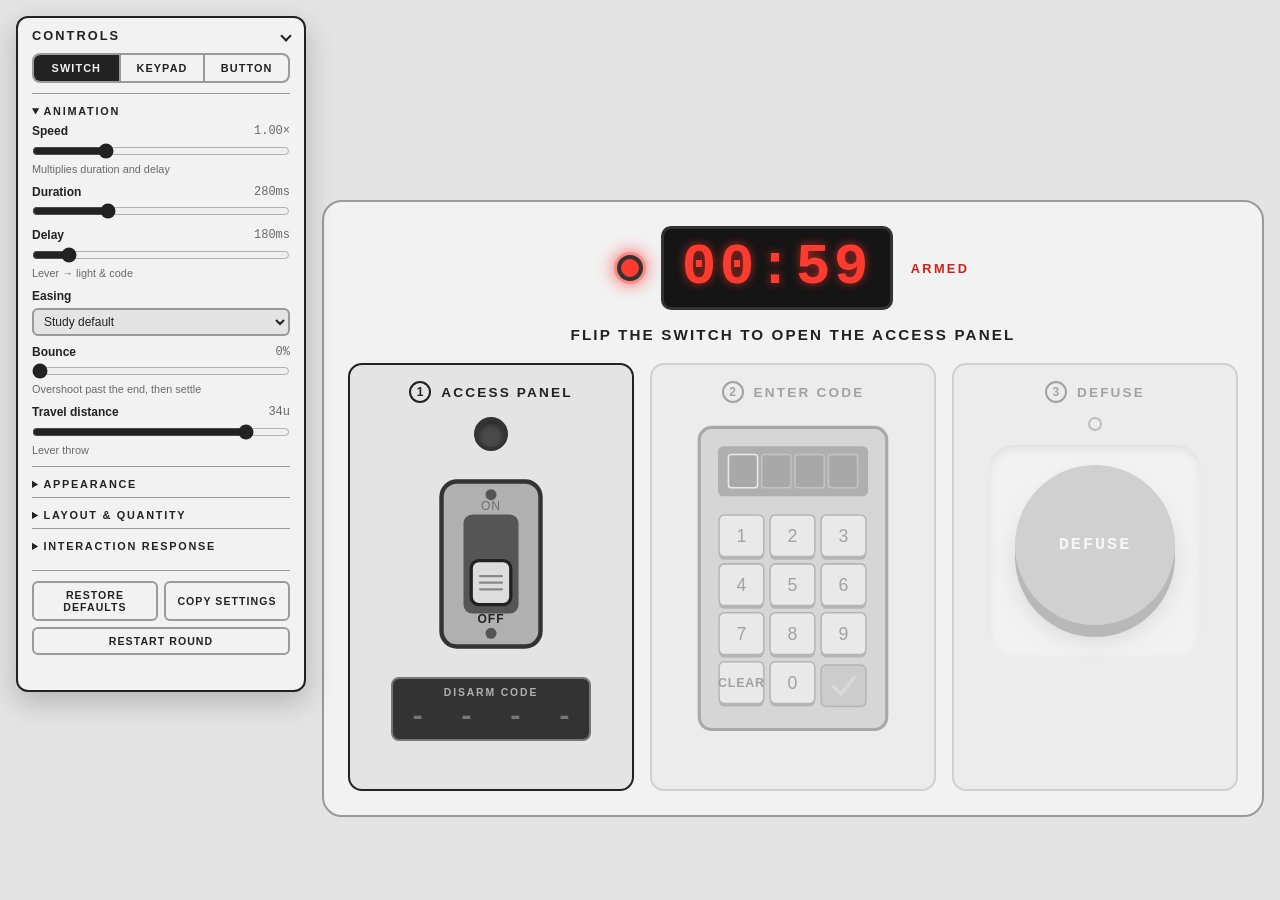
<file: index.html>
<!doctype html>
<html lang="en">
<head>
<meta charset="utf-8">
<meta name="viewport" content="width=device-width,initial-scale=1,viewport-fit=cover">
<title>Defuse the Bomb</title>
<meta name="description" content="A sequential interaction prototype: flip the switch, enter the code, press DEFUSE before the timer runs out.">
<link rel="stylesheet" href="css/style.css">
<script src="js/audio.js" defer></script>
<script src="js/controls.js" defer></script>
<script src="js/main.js" defer></script>
</head>
<body>

<!-- Floating control panel; built by js/controls.js -->
<aside class="anim-panel" id="animPanel" aria-label="Prototype controls"></aside>

<!-- Shared SVG texture patterns (Appearance > Texture) -->
<svg class="defs" width="0" height="0" aria-hidden="true" focusable="false">
  <defs>
    <pattern id="tex-brushed" width="6" height="3" patternUnits="userSpaceOnUse">
      <rect width="6" height="1" fill="rgba(255,255,255,0.22)"/><rect y="1" width="6" height="1" fill="rgba(0,0,0,0.09)"/>
    </pattern>
    <pattern id="tex-stripes" width="16" height="16" patternUnits="userSpaceOnUse" patternTransform="rotate(45)">
      <rect width="8" height="16" fill="rgba(0,0,0,0.3)"/>
    </pattern>
    <pattern id="tex-dots" width="7" height="7" patternUnits="userSpaceOnUse">
      <circle cx="3.5" cy="3.5" r="1.4" fill="rgba(0,0,0,0.25)"/>
    </pattern>
    <filter id="grain-filter" x="0" y="0" width="100%" height="100%">
      <feTurbulence type="fractalNoise" baseFrequency="0.9" numOctaves="2" result="n"/>
      <feColorMatrix in="n" values="0 0 0 0 0  0 0 0 0 0  0 0 0 0 0  0 0 0 0.45 0"/>
    </filter>
    <pattern id="tex-grain" width="120" height="120" patternUnits="userSpaceOnUse">
      <rect width="120" height="120" fill="#000" filter="url(#grain-filter)"/>
    </pattern>
  </defs>
</svg>

<main class="device" id="device">

  <!-- Countdown header: armed light + timer -->
  <header class="device-head">
    <span class="armed-light" id="armedLight" aria-hidden="true"></span>
    <div class="timer" id="timer" role="timer" aria-label="Time remaining">01:00</div>
    <span class="armed-label" id="armedLabel">ARMED</span>
  </header>

  <p class="status" id="status" aria-live="polite">FLIP THE SWITCH TO OPEN THE ACCESS PANEL</p>
  <button class="restart" id="restart" hidden>RESTART</button>

  <div class="modules">

    <!-- Step 1: switch (from studies/flip-the-switch) -->
    <section class="module" id="modSwitch" data-step="1" aria-labelledby="titleSwitch">
      <h2 class="module-title" id="titleSwitch"><span class="step-num">1</span>ACCESS PANEL</h2>
      <div class="sw-light" id="swLight" aria-hidden="true"></div>
      <button id="sw" role="switch" aria-checked="false" aria-label="Access panel switch, off">
        <svg xmlns="http://www.w3.org/2000/svg" viewBox="0 0 200 180" aria-hidden="true">
          <rect id="swPlate" x="55" y="15" width="90" height="150" rx="14" fill="#b0b0b0" stroke="#333333" stroke-width="4"/>
          <rect id="swTexture" class="tex" x="55" y="15" width="90" height="150" rx="14" fill="none"/>
          <circle cx="100" cy="27" r="5" fill="#555555"/>
          <circle cx="100" cy="153" r="5" fill="#555555"/>
          <text class="plate-label dim" id="lblOn" x="100" y="41" text-anchor="middle">ON</text>
          <text class="plate-label" id="lblOff" x="100" y="144" text-anchor="middle">OFF</text>
          <rect x="75" y="45" width="50" height="90" rx="8" fill="#555555"/>
          <g class="lever">
            <rect x="82" y="87" width="36" height="40" rx="7" stroke="#222222" stroke-width="3"/>
            <g id="swGrip"></g>
          </g>
          <image class="asset-img" href="assets/switch.svg" x="0" y="0" width="200" height="180"/>
        </svg>
      </button>
      <div class="code-readout" id="codeReadout">
        <span class="code-label">DISARM CODE</span>
        <span class="code-value" id="codeValue" aria-live="polite">- - - -</span>
      </div>
    </section>

    <!-- Step 2: keypad (from studies/enter-the-code); keys are built in js/main.js -->
    <section class="module" id="modKeypad" data-step="2" aria-labelledby="titleKeypad">
      <h2 class="module-title" id="titleKeypad"><span class="step-num">2</span>ENTER CODE</h2>
      <svg class="pad" id="pad" viewBox="0 0 240 310" xmlns="http://www.w3.org/2000/svg" role="group" aria-label="Keypad">
        <image class="asset-img" href="assets/keypad.svg" x="0" y="0" width="240" height="310"/>
        <rect class="pad-body" x="30" y="10" width="180" height="290" rx="12" fill="#aaaaaa" stroke="#333333" stroke-width="3"/>
        <rect id="kpTexture" class="tex" x="30" y="10" width="180" height="290" rx="12" fill="none"/>
        <g class="display" id="kpDisplay">
          <rect x="48" y="28" width="144" height="48" rx="5" fill="#444444"/>
        </g>
        <g id="kpKeys"></g>
      </svg>
      <p class="kp-message" id="kpMessage" aria-live="assertive">&nbsp;</p>
    </section>

    <!-- Step 3: press button (from studies/press-me-button) -->
    <section class="module" id="modButton" data-step="3" aria-labelledby="titleButton">
      <h2 class="module-title" id="titleButton"><span class="step-num">3</span>DEFUSE</h2>
      <span class="btn-light" id="btnLight" aria-hidden="true"></span>
      <div class="housing">
        <svg class="hold-ring" id="holdRing" viewBox="0 0 100 100" aria-hidden="true"><circle cx="50" cy="50" r="47" pathLength="100"/></svg>
        <button id="defuse" aria-pressed="false">
          <span class="label">DEFUSE</span>
          <svg class="check" viewBox="0 0 64 64" aria-hidden="true"><path d="M14 34 L27 47 L51 19"/></svg>
        </button>
      </div>
    </section>

  </div>
</main>

<div class="flash" id="flash" aria-hidden="true"></div>

</body>
</html>
</file>
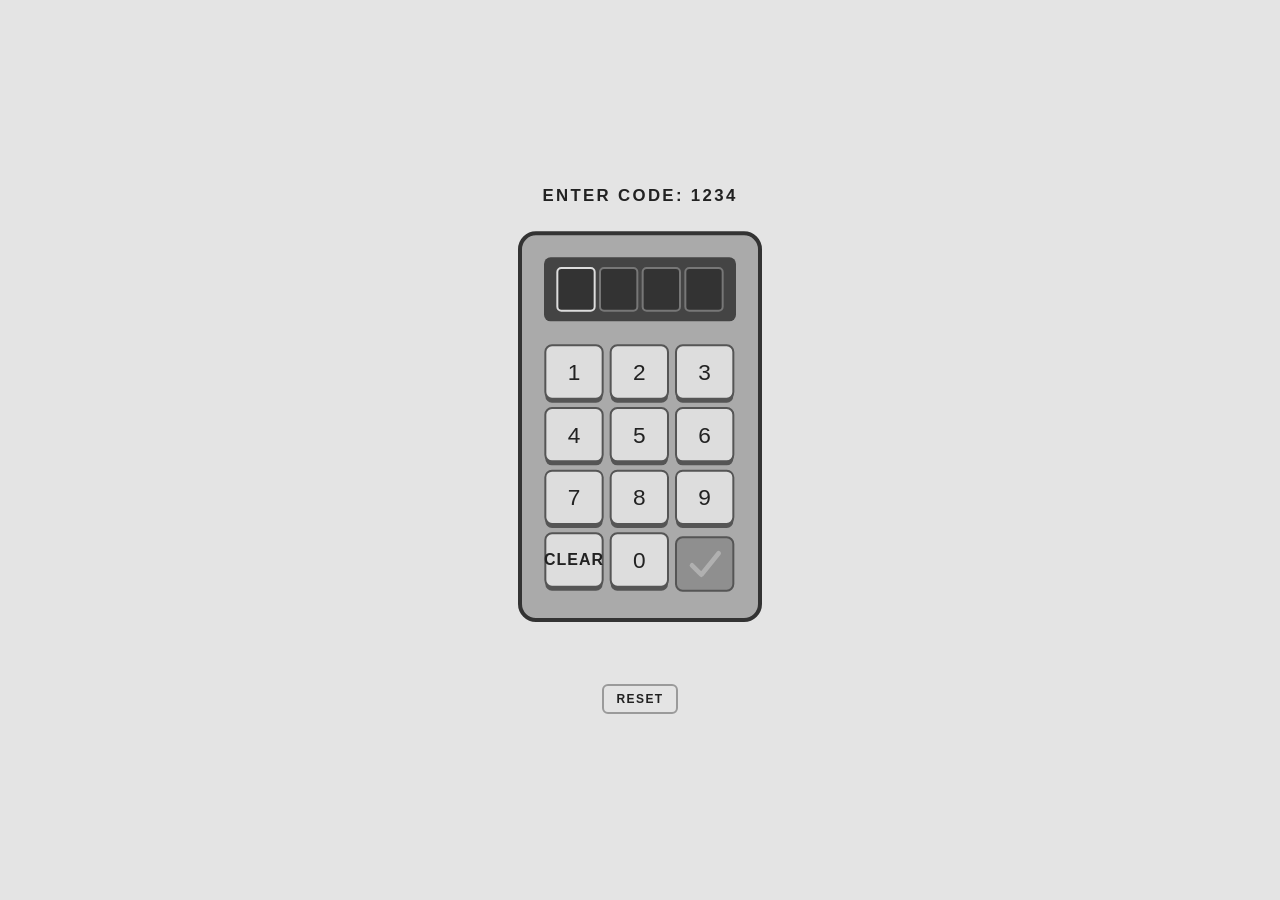
<file: studies/enter-the-code/index.html>
<!doctype html>
<html lang="en">
<head>
<meta charset="utf-8">
<meta name="viewport" content="width=device-width,initial-scale=1,viewport-fit=cover">
<title>Enter the Code</title>
<style>
  /* Base styles carried over from the artifact host wrapper */
  :root{color-scheme:light;box-sizing:border-box;padding-top:env(safe-area-inset-top,0px);padding-bottom:env(safe-area-inset-bottom,0px)}
  html{scroll-padding-top:env(safe-area-inset-top,0px)}
  img{max-width:100%}
  [hidden]:not([hidden=until-found i]){display:none!important}
</style>
<style>
  /* Layout: instruction, keypad, message, reset stacked on an empty field */
  :root {
    --bg: #e4e4e4;
    --ink: #222222;
    --muted: #6a6a6a;
    --line: #9a9a9a;
    --font: Arial, Helvetica, sans-serif;
  }
  @media (prefers-color-scheme: dark) {
    :root:not([data-theme="light"]) { --bg: #1d1d1d; --ink: #e8e8e8; --muted: #9a9a9a; --line: #5a5a5a; color-scheme: dark; }
  }
  :root[data-theme="dark"] { --bg: #1d1d1d; --ink: #e8e8e8; --muted: #9a9a9a; --line: #5a5a5a; color-scheme: dark; }

  *, *::before, *::after { box-sizing: border-box; }
  html, body { height: 100%; }
  body {
    margin: 0; background: var(--bg); color: var(--ink); font-family: var(--font);
    display: flex; flex-direction: column; align-items: center; justify-content: center; gap: 14px;
    padding-inline: 16px; padding-block: 24px;
  }
  .instruction { margin: 0; font-weight: bold; font-size: 1.05rem; letter-spacing: 0.14em; }

  svg.pad { display: block; width: min(320px, 82vw); height: auto; user-select: none; -webkit-user-select: none; }
  svg.pad text { font-family: var(--font); }

  /* Keys: raised cap over a dark base edge */
  .key { cursor: pointer; outline: none; -webkit-tap-highlight-color: transparent; }
  .key .base { fill: #555555; }
  .key .cap { fill: #dddddd; stroke: #555555; stroke-width: 1.5; transition: fill 0.1s; }
  .key .face { transform: translateY(0); transition: transform 0.07s ease-out; }
  .key .lbl { font-size: 17px; fill: #222222; text-anchor: middle; pointer-events: none; }
  .key .lbl.small { font-size: 12px; font-weight: bold; letter-spacing: 0.06em; }
  .key:hover .cap { fill: #ececec; }
  .key.down .face { transform: translateY(3px); }
  .key.down .cap { fill: #b4b4b4; }
  .key:focus-visible .cap { stroke: #111111; stroke-width: 3; stroke-dasharray: 4 3; }
  .key.off { cursor: default; }
  .key.off .cap { fill: #c2c2c2; }
  .key.off .lbl { fill: #8a8a8a; }
  .key.off:hover .cap { fill: #c2c2c2; }

  /* Status lamp in the ✓ position: recessed, not a key */
  .lamp rect { fill: #8f8f8f; stroke: #555555; stroke-width: 1.5; transition: fill 0.2s; }
  .lamp path { fill: none; stroke: #b0b0b0; stroke-width: 3.5; stroke-linecap: round; stroke-linejoin: round; transition: stroke 0.2s; }
  .lamp.lit rect { fill: #fafafa; }
  .lamp.lit path { stroke: #111111; }

  /* Display slots */
  .slot { fill: #333333; stroke: #777777; stroke-width: 1.5; transition: fill 0.1s; }
  .slot.next { stroke: #dddddd; }
  .digit { font-size: 26px; font-weight: bold; fill: #ffffff; text-anchor: middle; }
  .digit.pop { animation: pop 0.15s ease-out; }
  @keyframes pop { from { transform: translateY(-4px); opacity: 0.3; } }
  .display.wrong .slot { fill: #ffffff; }
  .display.wrong .digit { fill: #111111; }
  .display.right .slot { fill: #d8d8d8; }
  .display.right .digit { fill: #111111; }
  .display.shake { animation: shake 0.3s; }
  @keyframes shake { 25% { transform: translateX(-5px); } 75% { transform: translateX(5px); } }

  .message { margin: 0; min-height: 1.4em; font-weight: bold; letter-spacing: 0.14em; text-align: center; }

  #reset {
    background: transparent; color: var(--ink); border: 2px solid var(--line); border-radius: 6px;
    font: bold 0.75rem var(--font); letter-spacing: 0.12em; padding-block: 6px; padding-inline: 12px; cursor: pointer;
  }
  #reset:hover { border-color: var(--ink); }
  #reset:focus-visible { outline: 3px dashed var(--ink); outline-offset: 3px; }

  @media (prefers-reduced-motion: reduce) {
    .key .face, .key .cap, .lamp rect, .lamp path, .slot { transition: none; }
    .digit.pop, .display.shake { animation: none; }
  }
</style>
</head>
<body>

<p class="instruction">ENTER CODE: 1234</p>

<svg class="pad" id="pad" viewBox="0 0 240 310" xmlns="http://www.w3.org/2000/svg" role="group" aria-label="Keypad">
  <rect x="30" y="10" width="180" height="290" rx="12" fill="#aaaaaa" stroke="#333333" stroke-width="3"/>
  <g class="display" id="display">
    <rect x="48" y="28" width="144" height="48" rx="5" fill="#444444"/>
  </g>
  <g id="keys"></g>
</svg>

<p class="message" id="message" aria-live="assertive">&nbsp;</p>
<button id="reset">RESET</button>

<script>
  const NS = 'http://www.w3.org/2000/svg';
  const CODE = '1234';
  const display = document.getElementById('display');
  const keysG = document.getElementById('keys');
  const message = document.getElementById('message');
  let entered = '', locked = false, accepted = false;

  const el = (tag, attrs, parent) => {
    const n = document.createElementNS(NS, tag);
    for (const k in attrs) n.setAttribute(k, attrs[k]);
    if (parent) parent.appendChild(n);
    return n;
  };

  // Four slots inside the display
  const slots = [], digits = [];
  for (let i = 0; i < 4; i++) {
    const x = 58 + i * 32;
    slots.push(el('rect', { class: 'slot', x, y: 36, width: 28, height: 32, rx: 3 }, display));
    digits.push(el('text', { class: 'digit', x: x + 14, y: 61 }, display));
  }

  // Keys follow the supplied layout: 3 columns x 4 rows
  const LAYOUT = ['1','2','3','4','5','6','7','8','9','CLEAR','0','LAMP'];
  const keyEls = {};
  LAYOUT.forEach((v, i) => {
    const x = [49, 98, 147][i % 3], y = [94, 141, 188, 235][Math.floor(i / 3)];
    if (v === 'LAMP') {
      const g = el('g', { class: 'lamp', id: 'lamp', 'aria-hidden': 'true' }, keysG);
      el('rect', { x, y: y + 3, width: 43, height: 40, rx: 5 }, g);
      el('path', { d: `M${x+12} ${y+24} L${x+19} ${y+31} L${x+32} ${y+15}` }, g);
      return;
    }
    const g = el('g', { class: 'key', tabindex: 0, role: 'button', 'aria-label': v === 'CLEAR' ? 'Clear' : v }, keysG);
    el('rect', { class: 'base', x, y: y + 3, width: 43, height: 40, rx: 5 }, g);
    const face = el('g', { class: 'face' }, g);
    el('rect', { class: 'cap', x, y, width: 43, height: 40, rx: 5 }, face);
    const t = el('text', { class: 'lbl' + (v === 'CLEAR' ? ' small' : ''), x: x + 21.5, y: v === 'CLEAR' ? y + 24 : y + 26 }, face);
    t.textContent = v;
    g.dataset.v = v;
    keyEls[v] = g;

    const press = () => { if (!g.classList.contains('off')) g.classList.add('down'); };
    const release = () => g.classList.remove('down');
    g.addEventListener('pointerdown', press);
    ['pointerup', 'pointerleave', 'pointercancel'].forEach(e => g.addEventListener(e, release));
    g.addEventListener('click', () => activate(v));
    g.addEventListener('keydown', (e) => {
      if (e.key === 'Enter' || e.key === ' ') { e.preventDefault(); tap(v); }
    });
  });

  // Animate a press for keyboard input, then act
  function tap(v) {
    const g = keyEls[v];
    if (!g || g.classList.contains('off')) return;
    g.classList.add('down');
    setTimeout(() => g.classList.remove('down'), 110);
    activate(v);
  }

  function render(popIndex) {
    for (let i = 0; i < 4; i++) {
      digits[i].textContent = entered[i] || '';
      slots[i].classList.toggle('next', !locked && i === entered.length);
    }
    if (popIndex != null) {
      const d = digits[popIndex];
      d.classList.remove('pop'); void d.getBBox(); d.classList.add('pop');
    }
  }

  function setKeys(enabled) {
    Object.values(keyEls).forEach(g => {
      g.classList.toggle('off', !enabled);
      g.setAttribute('aria-disabled', String(!enabled));
    });
  }

  function activate(v) {
    if (locked) return;
    if (v === 'CLEAR') { entered = ''; message.innerHTML = '&nbsp;'; render(); return; }
    if (entered.length >= 4) return;
    entered += v;
    message.innerHTML = '&nbsp;';
    render(entered.length - 1);
    if (entered.length === 4) setTimeout(check, 200);
  }

  function check() {
    if (entered === CODE) {
      accepted = locked = true;
      display.classList.add('right');
      document.getElementById('lamp').classList.add('lit');
      message.textContent = '✓ CODE ACCEPTED';
      setKeys(false);
      render();
    } else {
      locked = true;
      setKeys(false);
      display.classList.add('wrong', 'shake');
      message.textContent = 'INCORRECT CODE';
      render();
      setTimeout(() => {
        display.classList.remove('wrong', 'shake');
        entered = ''; locked = false;
        setKeys(true);
        message.innerHTML = '&nbsp;';
        render();
      }, 1100);
    }
  }

  function reset() {
    entered = ''; locked = accepted = false;
    display.classList.remove('wrong', 'right', 'shake');
    document.getElementById('lamp').classList.remove('lit');
    message.innerHTML = '&nbsp;';
    setKeys(true);
    render();
  }

  document.getElementById('reset').addEventListener('click', reset);

  // Typing on a physical keyboard presses the matching key
  document.addEventListener('keydown', (e) => {
    if (e.target.closest && e.target.closest('.key, button')) return;
    if (/^[0-9]$/.test(e.key)) tap(e.key);
    else if (e.key === 'Backspace' || e.key === 'Escape') tap('CLEAR');
  });

  render();
</script>

</body>
</html>
</file>
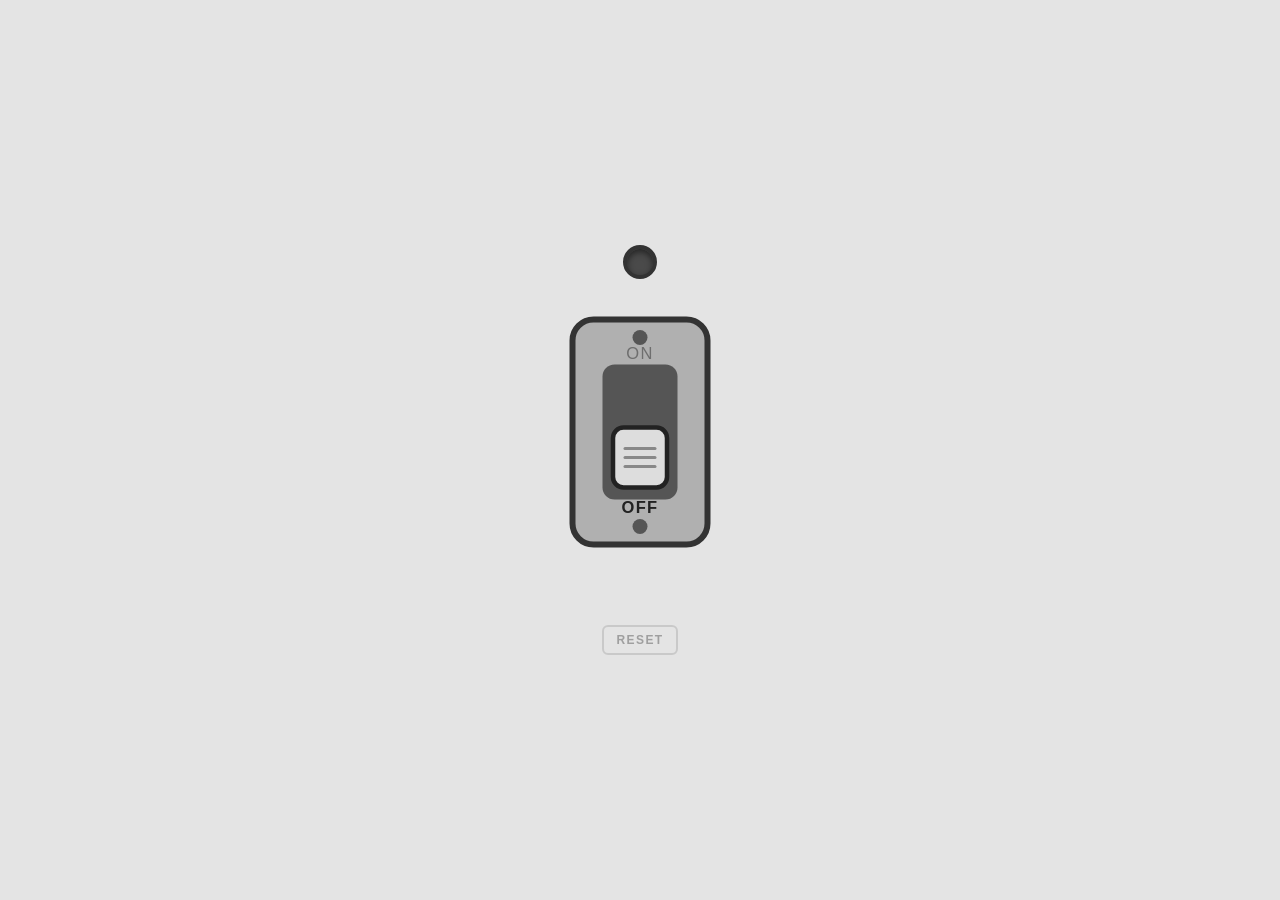
<file: studies/flip-the-switch/index.html>
<!doctype html>
<html lang="en">
<head>
<meta charset="utf-8">
<meta name="viewport" content="width=device-width,initial-scale=1,viewport-fit=cover">
<title>Flip the Switch</title>
<style>
  /* Base styles carried over from the artifact host wrapper */
  :root{color-scheme:light;box-sizing:border-box;padding-top:env(safe-area-inset-top,0px);padding-bottom:env(safe-area-inset-bottom,0px)}
  html{scroll-padding-top:env(safe-area-inset-top,0px)}
  img{max-width:100%}
  [hidden]:not([hidden=until-found i]){display:none!important}
</style>
<style>
  /* Layout: light, switch, message, reset stacked on an empty field */
  :root {
    --bg: #e4e4e4;
    --ink: #222222;
    --muted: #6a6a6a;
    --line: #9a9a9a;
    --font: Arial, Helvetica, sans-serif;
  }
  @media (prefers-color-scheme: dark) {
    :root:not([data-theme="light"]) { --bg: #1d1d1d; --ink: #e8e8e8; --muted: #9a9a9a; --line: #5a5a5a; color-scheme: dark; }
  }
  :root[data-theme="dark"] { --bg: #1d1d1d; --ink: #e8e8e8; --muted: #9a9a9a; --line: #5a5a5a; color-scheme: dark; }

  *, *::before, *::after { box-sizing: border-box; }
  html, body { height: 100%; }
  body {
    margin: 0; background: var(--bg); color: var(--ink); font-family: var(--font);
    display: flex; flex-direction: column; align-items: center; justify-content: center; gap: 18px;
    padding-inline: 16px; padding-block: 24px;
  }

  /* Indicator light: dark lens when off, bright with glow when on */
  .light {
    width: 34px; height: 34px; border-radius: 50%;
    background: #4a4a4a; border: 4px solid #333333;
    box-shadow: inset 0 3px 6px rgba(0,0,0,0.5);
    transition: background 0.15s, box-shadow 0.2s;
  }
  .light.on {
    background: #fafafa;
    box-shadow: 0 0 0 4px rgba(255,255,255,0.35), 0 0 22px 6px rgba(255,255,255,0.75), inset 0 -3px 6px rgba(0,0,0,0.15);
  }

  /* The switch: the SVG itself is the control */
  #sw {
    background: none; border: none; padding: 0; cursor: pointer;
    width: min(300px, 72vw);
    -webkit-tap-highlight-color: transparent;
  }
  #sw svg { display: block; width: 100%; height: auto; }
  #sw:focus-visible { outline: 3px dashed var(--ink); outline-offset: 4px; border-radius: 14px; }
  .plate-label { font: bold 11px var(--font); fill: #222222; letter-spacing: 0.08em; }
  .plate-label.dim { fill: #6e6e6e; font-weight: normal; }

  /* Lever: rests in the lower half (OFF); moves up 34 units to ON */
  .lever { transform: translateY(0); transition: transform 0.28s cubic-bezier(.3,1.5,.5,1); }
  .lever rect { fill: #dddddd; transition: fill 0.12s; }
  .grip { stroke: #888888; stroke-width: 2; stroke-linecap: round; }

  /* Hover: lighter lever, nudged slightly toward ON */
  #sw:hover:not(.on) .lever { transform: translateY(-3px); }
  #sw:hover:not(.on) .lever rect { fill: #ececec; }
  #sw:active:not(.on) .lever { transform: translateY(-6px); transition-duration: 0.06s; }

  #sw.on { cursor: default; }
  #sw.on .lever { transform: translateY(-34px); }

  .status {
    margin: 0; min-height: 1.4em; font-weight: bold; font-size: 1rem; letter-spacing: 0.14em;
    color: var(--ink); text-align: center;
  }

  #reset {
    background: transparent; color: var(--ink); border: 2px solid var(--line); border-radius: 6px;
    font: bold 0.75rem var(--font); letter-spacing: 0.12em; padding-block: 6px; padding-inline: 12px; cursor: pointer;
  }
  #reset:hover:not(:disabled) { border-color: var(--ink); }
  #reset:disabled { opacity: 0.35; cursor: not-allowed; }
  #reset:focus-visible { outline: 3px dashed var(--ink); outline-offset: 3px; }

  @media (prefers-reduced-motion: reduce) {
    .lever, .light, .lever rect { transition: none; }
  }
</style>
</head>
<body>

<div class="light" id="light" aria-hidden="true"></div>

<button id="sw" role="switch" aria-checked="false" aria-label="Switch, off">
  <svg xmlns="http://www.w3.org/2000/svg" viewBox="0 0 200 180" aria-hidden="true">
    <!-- plate -->
    <rect x="55" y="15" width="90" height="150" rx="14" fill="#b0b0b0" stroke="#333333" stroke-width="4"/>
    <circle cx="100" cy="27" r="5" fill="#555555"/>
    <circle cx="100" cy="153" r="5" fill="#555555"/>
    <text class="plate-label dim" id="lblOn" x="100" y="41" text-anchor="middle">ON</text>
    <text class="plate-label" id="lblOff" x="100" y="144" text-anchor="middle">OFF</text>
    <!-- slot -->
    <rect x="75" y="45" width="50" height="90" rx="8" fill="#555555"/>
    <!-- lever, starting in the OFF (lower) position -->
    <g class="lever">
      <rect x="82" y="87" width="36" height="40" rx="7" stroke="#222222" stroke-width="3"/>
      <line class="grip" x1="90" y1="101" x2="110" y2="101"/>
      <line class="grip" x1="90" y1="107" x2="110" y2="107"/>
      <line class="grip" x1="90" y1="113" x2="110" y2="113"/>
    </g>
  </svg>
</button>

<p class="status" id="status" aria-live="polite">&nbsp;</p>
<button id="reset" disabled>RESET</button>

<script>
  const sw = document.getElementById('sw');
  const light = document.getElementById('light');
  const status = document.getElementById('status');
  const reset = document.getElementById('reset');
  const lblOn = document.getElementById('lblOn');
  const lblOff = document.getElementById('lblOff');
  let audio;

  // Short mechanical clack, synthesized (plays only after the user interacts)
  function clack(pitch) {
    try {
      audio = audio || new (window.AudioContext || window.webkitAudioContext)();
      const len = 0.035, buf = audio.createBuffer(1, audio.sampleRate * len, audio.sampleRate);
      const d = buf.getChannelData(0);
      for (let i = 0; i < d.length; i++) d[i] = (Math.random() * 2 - 1) * Math.pow(1 - i / d.length, 5);
      const src = audio.createBufferSource(), f = audio.createBiquadFilter(), g = audio.createGain();
      f.type = 'bandpass'; f.frequency.value = pitch; f.Q.value = 2.5; g.gain.value = 0.55;
      src.buffer = buf; src.connect(f).connect(g).connect(audio.destination); src.start();
    } catch (e) {}
  }

  function setOn(on) {
    sw.classList.toggle('on', on);
    sw.setAttribute('aria-checked', String(on));
    sw.setAttribute('aria-label', on ? 'Switch, on' : 'Switch, off');
    lblOn.classList.toggle('dim', !on);
    lblOff.classList.toggle('dim', on);
    reset.disabled = !on;
  }

  sw.addEventListener('click', () => {
    if (sw.classList.contains('on')) return;
    setOn(true);
    clack(1500);
    // Light and message follow the lever landing
    setTimeout(() => {
      light.classList.add('on');
      status.textContent = 'SWITCH ACTIVATED';
    }, 180);
  });

  reset.addEventListener('click', () => {
    setOn(false);
    clack(900);
    light.classList.remove('on');
    status.innerHTML = '&nbsp;';
    sw.focus();
  });
</script>

</body>
</html>
</file>
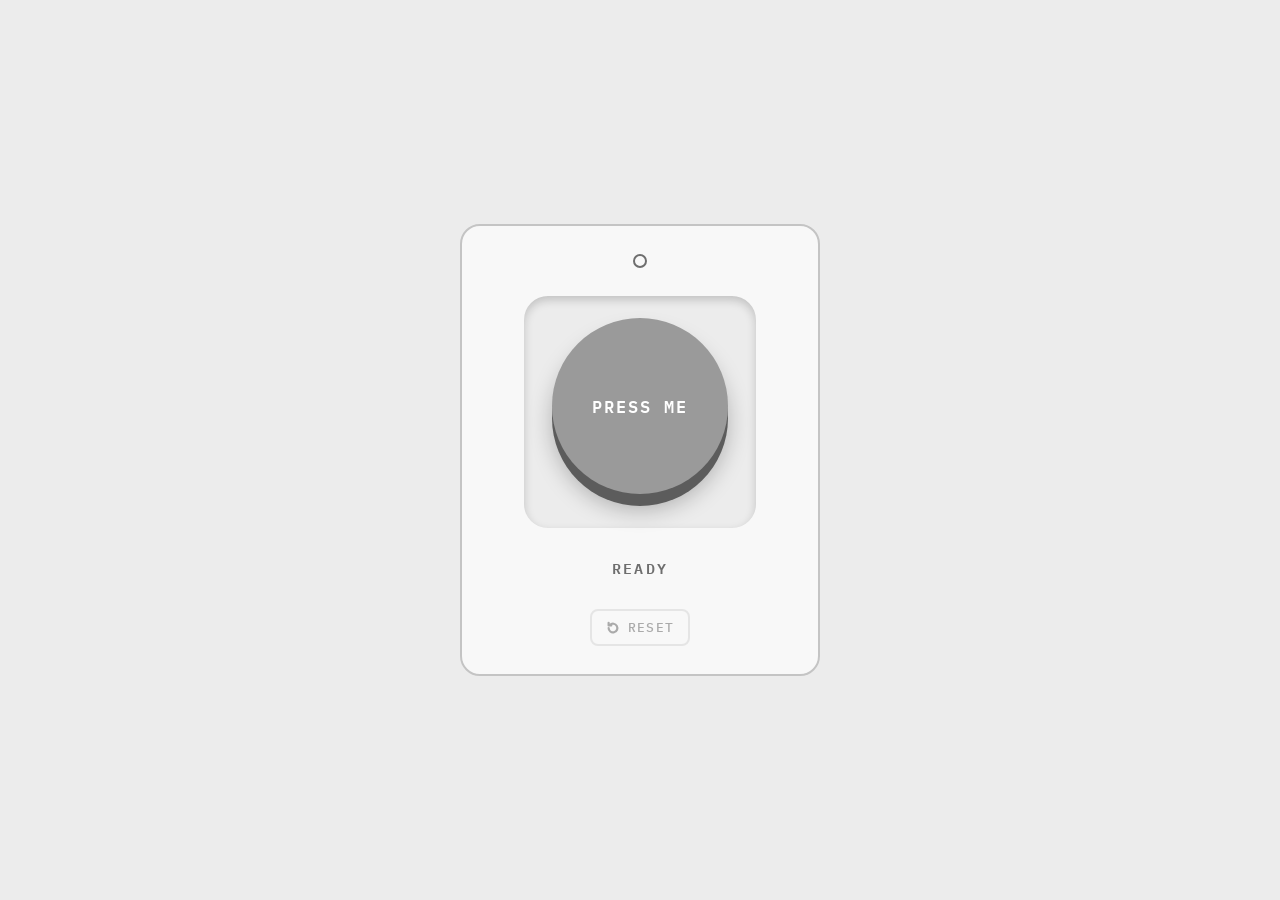
<file: studies/press-me-button/index.html>
<!doctype html>
<html lang="en">
<head>
<meta charset="utf-8">
<meta name="viewport" content="width=device-width,initial-scale=1,viewport-fit=cover">
<title>Press Me Button</title>
<link rel="stylesheet" href="https://fonts.googleapis.com/css2?family=IBM+Plex+Mono:wght@500;600&display=swap">
<style>
  /* Base styles carried over from the artifact host wrapper */
  :root{color-scheme:light;box-sizing:border-box;padding-top:env(safe-area-inset-top,0px);padding-bottom:env(safe-area-inset-bottom,0px)}
  html{scroll-padding-top:env(safe-area-inset-top,0px)}
  img{max-width:100%}
  [hidden]:not([hidden=until-found i]){display:none!important}
</style>
<style>
  /* Layout: one centered panel; the button is the only thing that asks for action */
  :root {
    --bg: #ececec;
    --panel: #f8f8f8;
    --line: #c4c4c4;
    --ink: #1c1c1c;
    --muted: #6e6e6e;
    --btn: #9a9a9a;
    --btn-hover: #a8a8a8;
    --btn-down: #4a4a4a;
    --btn-edge: #5c5c5c;
    --btn-edge-down: #2c2c2c;
    --btn-text: #ffffff;
    --mono: "IBM Plex Mono", ui-monospace, Menlo, monospace;
  }
  @media (prefers-color-scheme: dark) {
    :root:not([data-theme="light"]) {
      --bg: #161616; --panel: #202020; --line: #3c3c3c; --ink: #ececec; --muted: #9a9a9a;
      --btn: #8a8a8a; --btn-hover: #989898; --btn-down: #3e3e3e; --btn-edge: #4e4e4e; --btn-edge-down: #1a1a1a;
      --btn-text: #ffffff; color-scheme: dark;
    }
  }
  :root[data-theme="dark"] {
    --bg: #161616; --panel: #202020; --line: #3c3c3c; --ink: #ececec; --muted: #9a9a9a;
    --btn: #8a8a8a; --btn-hover: #989898; --btn-down: #3e3e3e; --btn-edge: #4e4e4e; --btn-edge-down: #1a1a1a;
    --btn-text: #ffffff; color-scheme: dark;
  }
  *, *::before, *::after { box-sizing: border-box; }
  html, body { height: 100%; }
  body {
    margin: 0; background: var(--bg); color: var(--ink);
    font-family: var(--mono);
    display: grid; place-items: center;
    padding-inline: 16px; padding-block: 24px;
  }

  .panel {
    width: 100%; max-width: 360px;
    background: var(--panel); border: 2px solid var(--line); border-radius: 20px;
    padding-block: 28px; padding-inline: 24px;
    display: flex; flex-direction: column; align-items: center; gap: 28px;
  }

  /* Status light: hollow = waiting, filled = done */
  .light {
    width: 14px; height: 14px; border-radius: 50%;
    border: 2px solid var(--muted); background: transparent;
    transition: background 0.15s, border-color 0.15s;
  }
  .done .light { background: var(--ink); border-color: var(--ink); }

  /* Housing: a recessed square well tells you the button sinks into it */
  .housing {
    width: 232px; height: 232px; max-width: 100%;
    border-radius: 24px; background: var(--bg);
    box-shadow: inset 0 4px 10px rgba(0,0,0,0.18);
    display: grid; place-items: center;
  }

  #press {
    width: 176px; height: 176px; border-radius: 50%; border: none; cursor: pointer;
    background: var(--btn); color: var(--btn-text);
    font: 600 1.05rem/1.2 var(--mono); letter-spacing: 0.12em;
    box-shadow: 0 12px 0 var(--btn-edge), 0 16px 22px rgba(0,0,0,0.25);
    transform: translateY(-6px);
    transition: transform 0.09s ease-out, box-shadow 0.09s ease-out, background 0.15s;
    display: grid; place-items: center;
  }
  #press:hover:not(:disabled) { background: var(--btn-hover); }
  #press:active:not(:disabled) {
    transform: translateY(4px);
    box-shadow: 0 2px 0 var(--btn-edge), 0 3px 6px rgba(0,0,0,0.25);
  }
  #press:focus-visible { outline: 3px dashed var(--ink); outline-offset: 10px; }

  /* Activated: stays down, darker, no lift */
  #press.on {
    transform: translateY(6px);
    background: var(--btn-down);
    box-shadow: 0 0 0 var(--btn-edge-down), inset 0 4px 10px rgba(0,0,0,0.45);
    cursor: default;
  }
  #press .check { display: none; width: 64px; height: 64px; }
  #press .check path { fill: none; stroke: var(--btn-text); stroke-width: 9; stroke-linecap: round; stroke-linejoin: round;
    stroke-dasharray: 80; stroke-dashoffset: 80; }
  #press.on .label { display: none; }
  #press.on .check { display: block; }
  #press.on .check path { animation: draw 0.3s 0.08s ease-out forwards; }
  @keyframes draw { to { stroke-dashoffset: 0; } }

  .message {
    margin: 0; min-height: 1.4em;
    font-size: 0.95rem; font-weight: 600; letter-spacing: 0.14em; text-align: center;
    color: var(--muted);
  }
  .done .message { color: var(--ink); }

  #reset {
    display: inline-flex; align-items: center; gap: 8px;
    background: transparent; color: var(--ink);
    border: 2px solid var(--line); border-radius: 8px;
    padding-block: 8px; padding-inline: 14px;
    font: 500 0.8rem var(--mono); letter-spacing: 0.1em; cursor: pointer;
  }
  #reset:hover:not(:disabled) { border-color: var(--ink); }
  #reset:disabled { opacity: 0.35; cursor: not-allowed; }
  #reset:focus-visible { outline: 3px dashed var(--ink); outline-offset: 3px; }
  #reset svg { width: 14px; height: 14px; }
  #reset path { fill: none; stroke: currentColor; stroke-width: 2.5; stroke-linecap: round; stroke-linejoin: round; }

  @media (prefers-reduced-motion: reduce) {
    #press, .light { transition: none; }
    #press.on .check path { animation: none; stroke-dashoffset: 0; }
  }
</style>
</head>
<body>

<main class="panel" id="panel">
  <span class="light" aria-hidden="true"></span>

  <div class="housing">
    <button id="press" aria-pressed="false">
      <span class="label">PRESS ME</span>
      <svg class="check" viewBox="0 0 64 64" aria-hidden="true"><path d="M14 34 L27 47 L51 19"/></svg>
    </button>
  </div>

  <p class="message" id="message" aria-live="polite">READY</p>

  <button id="reset" disabled>
    <svg viewBox="0 0 16 16" aria-hidden="true"><path d="M3 8a5 5 0 1 0 1.5-3.5M3 2v3h3"/></svg>
    RESET
  </button>
</main>

<script>
  const press = document.getElementById('press');
  const reset = document.getElementById('reset');
  const panel = document.getElementById('panel');
  const message = document.getElementById('message');

  press.addEventListener('click', () => {
    if (press.classList.contains('on')) return;
    press.classList.add('on');
    press.setAttribute('aria-pressed', 'true');
    press.setAttribute('aria-label', 'Button activated');
    panel.classList.add('done');
    message.textContent = 'BUTTON ACTIVATED';
    reset.disabled = false;
  });

  reset.addEventListener('click', () => {
    press.classList.remove('on');
    press.setAttribute('aria-pressed', 'false');
    press.removeAttribute('aria-label');
    panel.classList.remove('done');
    message.textContent = 'READY';
    reset.disabled = true;
    press.focus();
  });
</script>

</body>
</html>
</file>
<file: css/style.css>
/* Defuse the Bomb: one panel built from the three studies in /studies.
   Hardware keeps the studies' fixed greys; red marks danger, white glow marks success. */

:root {
  --bg: #e4e4e4;
  --panel: #f2f2f2;
  --ink: #222222;
  --muted: #6a6a6a;
  --line: #9a9a9a;
  --danger: #d0201a;
  --font: Arial, Helvetica, sans-serif;
  --mono: ui-monospace, "SF Mono", Menlo, Consolas, "Courier New", monospace;

  /* Press button tokens (studies/press-me-button) */
  --btn: #9a9a9a;
  --btn-hover: #a8a8a8;
  --btn-down: #4a4a4a;
  --btn-edge: #5c5c5c;
  --btn-edge-down: #2c2c2c;
  --btn-text: #ffffff;

  color-scheme: light;
}
@media (prefers-color-scheme: dark) {
  :root:not([data-theme="light"]) {
    --bg: #1d1d1d; --panel: #262626; --ink: #e8e8e8; --muted: #9a9a9a; --line: #5a5a5a; --danger: #ff4a3d;
    --btn: #8a8a8a; --btn-hover: #989898; --btn-down: #3e3e3e; --btn-edge: #4e4e4e; --btn-edge-down: #1a1a1a;
    color-scheme: dark;
  }
}
:root[data-theme="dark"] {
  --bg: #1d1d1d; --panel: #262626; --ink: #e8e8e8; --muted: #9a9a9a; --line: #5a5a5a; --danger: #ff4a3d;
  --btn: #8a8a8a; --btn-hover: #989898; --btn-down: #3e3e3e; --btn-edge: #4e4e4e; --btn-edge-down: #1a1a1a;
  color-scheme: dark;
}

*, *::before, *::after { box-sizing: border-box; }
html { min-height: 100%; }
body {
  margin: 0; min-height: 100vh;
  background: var(--bg); color: var(--ink); font-family: var(--font);
  display: grid; place-items: center;
  padding-inline: 16px;
  padding-block: max(24px, env(safe-area-inset-top)) max(24px, env(safe-area-inset-bottom));
}
button { font-family: inherit; }

/* ---------- Device ---------- */

.device {
  width: 100%; max-width: 980px;
  background: var(--panel); border: 2px solid var(--line); border-radius: 20px;
  padding: 24px;
  display: flex; flex-direction: column; align-items: center; gap: 16px;
}

.device-head { display: flex; align-items: center; justify-content: center; gap: 18px; }

/* Timer: dark screen, red digits; white glow once defused */
.timer {
  font: bold clamp(2.4rem, 9vw, 3.6rem)/1 var(--mono); letter-spacing: 0.06em;
  background: #151515; color: #ff3b30; border: 3px solid #333333; border-radius: 10px;
  padding: 10px 18px; min-width: 6.2ch; text-align: center;
  text-shadow: 0 0 10px rgba(255, 59, 48, 0.65);
  font-variant-numeric: tabular-nums;
}
.timer.urgent { animation: urgent 1s steps(1) infinite; }
@keyframes urgent { 50% { color: #ff8a80; } }
.device.defused .timer { color: #fafafa; text-shadow: 0 0 12px rgba(255, 255, 255, 0.85); animation: none; }
.device.exploded .timer { animation: none; }

/* Armed light: red lens that blinks with each tick */
.armed-light {
  width: 26px; height: 26px; border-radius: 50%; flex: none;
  background: #5a1d1a; border: 4px solid #333333;
  box-shadow: inset 0 3px 6px rgba(0,0,0,0.5);
  transition: background 0.1s, box-shadow 0.15s;
}
.armed-light.blink, .device.exploded .armed-light {
  background: #ff3b30;
  box-shadow: 0 0 0 3px rgba(255,59,48,0.3), 0 0 16px 4px rgba(255,59,48,0.7);
}
.device.defused .armed-light {
  background: #fafafa;
  box-shadow: 0 0 0 4px rgba(255,255,255,0.35), 0 0 22px 6px rgba(255,255,255,0.75), inset 0 -3px 6px rgba(0,0,0,0.15);
}
.armed-label { font-weight: bold; font-size: 0.8rem; letter-spacing: 0.18em; color: var(--danger); min-width: 7ch; }
.device.defused .armed-label { color: var(--ink); }

.status {
  margin: 0; min-height: 1.4em; text-align: center;
  font-weight: bold; font-size: 0.95rem; letter-spacing: 0.14em;
}
.device.exploded .status { color: var(--danger); font-size: 1.5rem; }
.device.defused .status { font-size: 1.15rem; }

.restart {
  background: transparent; color: var(--ink); border: 2px solid var(--ink); border-radius: 6px;
  font: bold 0.85rem var(--font); letter-spacing: 0.14em; padding-block: 8px; padding-inline: 18px; cursor: pointer;
}
.restart:hover { background: var(--ink); color: var(--panel); }
.restart:focus-visible { outline: 3px dashed var(--ink); outline-offset: 3px; }

/* ---------- Modules: locked -> active -> done ---------- */

.modules {
  width: 100%;
  display: grid; grid-template-columns: repeat(3, minmax(0, 1fr)); gap: 16px;
  align-items: stretch;
}
@media (max-width: 860px) {
  .modules { grid-template-columns: minmax(0, 1fr); max-width: 380px; }
}

.module {
  border: 2px solid var(--line); border-radius: 14px; background: var(--bg);
  padding: 16px;
  display: flex; flex-direction: column; align-items: center; justify-content: flex-start; gap: 14px;
  transition: opacity 0.3s, border-color 0.3s, filter 0.3s;
}
.module.locked { opacity: 0.38; filter: grayscale(1); pointer-events: none; }
.module.active { border-color: var(--ink); }
.module-title {
  margin: 0; display: flex; align-items: center; gap: 10px;
  font-size: 0.85rem; font-weight: bold; letter-spacing: 0.16em;
}
.step-num {
  display: inline-grid; place-items: center; width: 22px; height: 22px; border-radius: 50%;
  border: 2px solid currentColor; font-size: 0.75rem; letter-spacing: 0;
}
.module.done .step-num { background: var(--ink); color: var(--bg); border-color: var(--ink); }

/* Detonation: panel goes dark, screen flashes, device shakes */
.device.exploded .module { opacity: 1; filter: brightness(0.35) grayscale(1); pointer-events: none; }
.device.exploded { animation: boom-shake 0.6s; }
@keyframes boom-shake {
  10%, 50%, 90% { transform: translate(-8px, 3px); }
  30%, 70% { transform: translate(8px, -3px); }
}
.flash { position: fixed; inset: 0; background: #ffffff; opacity: 0; pointer-events: none; z-index: 30; }
.flash.boom { animation: flash 0.9s ease-out; }
@keyframes flash { from { opacity: 1; } to { opacity: 0; } }

/* ---------- Step 1: switch (studies/flip-the-switch) ---------- */

.sw-light {
  width: 34px; height: 34px; border-radius: 50%;
  background: #4a4a4a; border: 4px solid #333333;
  box-shadow: inset 0 3px 6px rgba(0,0,0,0.5);
  transition: background 0.15s, box-shadow 0.2s;
}
.sw-light.on {
  background: #fafafa;
  box-shadow: 0 0 0 4px rgba(255,255,255,0.35), 0 0 22px 6px rgba(255,255,255,0.75), inset 0 -3px 6px rgba(0,0,0,0.15);
}

#sw {
  background: none; border: none; padding: 0; cursor: pointer; touch-action: none;
  width: min(220px, 62vw);
  -webkit-tap-highlight-color: transparent;
}
#sw svg { display: block; width: 100%; height: auto; }
#sw:focus-visible { outline: 3px dashed var(--ink); outline-offset: 4px; border-radius: 14px; }
.plate-label { font: bold 11px var(--font); fill: #222222; letter-spacing: 0.08em; }
.plate-label.dim { fill: #6e6e6e; font-weight: normal; }

.lever { transform: translateY(0); transition: transform var(--sw-dur, 0.28s) var(--sw-ease, cubic-bezier(.3,1.5,.5,1)); }
.lever rect { fill: #dddddd; transition: fill 0.12s; }
.grip { stroke: #888888; stroke-width: 2; stroke-linecap: round; }
#sw:hover:not(.on) .lever { transform: translateY(-3px); }
#sw:hover:not(.on) .lever rect { fill: #ececec; }
#sw:active:not(.on) .lever { transform: translateY(-6px); transition-duration: 0.06s; }
.tex { pointer-events: none; }
.asset-img { display: none; }
#sw.asset-mode svg > :not(.asset-img) { visibility: hidden; }
#sw.asset-mode .asset-img { display: inline; }
#sw.on { cursor: default; }
#sw.on .lever { transform: translateY(calc(var(--sw-travel, 34) * -1px)); }

/* Code readout: hidden until the panel opens */
.code-readout {
  display: flex; flex-direction: column; align-items: center; gap: 6px;
  background: #333333; border: 2px solid #777777; border-radius: 8px;
  padding: 8px 16px; min-width: 170px;
}
.code-label { font-size: 0.65rem; font-weight: bold; letter-spacing: 0.18em; color: #b0b0b0; }
.code-value {
  font: bold 1.7rem/1 var(--mono); letter-spacing: 0.3em; margin-right: -0.3em;
  color: #777777;
}
.code-readout.revealed { border-color: #dddddd; }
.code-readout.revealed .code-value { color: #ffffff; animation: pop 0.25s ease-out; }

/* ---------- Step 2: keypad (studies/enter-the-code) ---------- */

svg.pad { display: block; width: min(250px, 72vw); height: auto; user-select: none; -webkit-user-select: none; }
svg.pad text { font-family: var(--font); }

.key { cursor: pointer; outline: none; -webkit-tap-highlight-color: transparent; }
.key .base { fill: #555555; }
.key .cap { fill: var(--kp-fill, #dddddd); stroke: #555555; stroke-width: calc(var(--kp-stroke, 1.5) * 1px); transition: fill 0.1s; }
.key .face { transform: translateY(0); transition: transform var(--kp-dur, 0.07s) var(--kp-ease, ease-out); }
.key .lbl { font-size: 17px; fill: #222222; text-anchor: middle; pointer-events: none; }
.key .lbl.small { font-size: 12px; font-weight: bold; letter-spacing: 0.06em; }
.key:hover .cap { fill: color-mix(in srgb, var(--kp-fill, #dddddd), white 40%); }
.key.down .face { transform: translateY(calc(var(--kp-travel, 3) * 1px)); }
.key.down .cap { fill: color-mix(in srgb, var(--kp-fill, #dddddd), black 18%); }
.key.holding .cap { fill: color-mix(in srgb, var(--kp-fill, #dddddd), black 45%); transition: fill var(--kp-hold, 0ms) linear; }
.key:focus-visible .cap { stroke: #111111; stroke-width: 3; stroke-dasharray: 4 3; }
.key.off { cursor: default; }
.key.off .cap { fill: #c2c2c2; }
.key.off .lbl { fill: #8a8a8a; }
.key.off:hover .cap { fill: #c2c2c2; }

.lamp rect { fill: #8f8f8f; stroke: #555555; stroke-width: 1.5; transition: fill 0.2s; }
.lamp path { fill: none; stroke: #b0b0b0; stroke-width: 3.5; stroke-linecap: round; stroke-linejoin: round; transition: stroke 0.2s; }
.lamp.lit rect { fill: #fafafa; }
.lamp.lit path { stroke: #111111; }

/* Static asset mode: the repo's keypad.svg shows through; keys stay clickable */
svg.pad.asset-mode .asset-img { display: inline; }
svg.pad.asset-mode .pad-body, svg.pad.asset-mode .tex { display: none; }
svg.pad.asset-mode .key .base, svg.pad.asset-mode .key .cap { fill: transparent; stroke: none; }
svg.pad.asset-mode .key .lbl, svg.pad.asset-mode .lamp:not(.lit) { visibility: hidden; }
svg.pad.asset-mode .key.down .cap { fill: rgba(0,0,0,0.25); }

.slot { fill: #333333; stroke: #777777; stroke-width: 1.5; transition: fill 0.1s; }
.slot.next { stroke: #dddddd; }
.digit { font-size: 26px; font-weight: bold; fill: #ffffff; text-anchor: middle; }
.digit.pop { animation: pop 0.15s ease-out; }
@keyframes pop { from { transform: translateY(-4px); opacity: 0.3; } }
.display.wrong .slot { fill: #ffffff; }
.display.wrong .digit { fill: #111111; }
.display.right .slot { fill: #d8d8d8; }
.display.right .digit { fill: #111111; }
.display.shake { animation: shake 0.3s; }
@keyframes shake { 25% { transform: translateX(-5px); } 75% { transform: translateX(5px); } }

.kp-message { margin: 0; min-height: 1.4em; font-weight: bold; font-size: 0.85rem; letter-spacing: 0.14em; text-align: center; }

/* ---------- Step 3: press button (studies/press-me-button) ---------- */

.btn-light {
  width: 14px; height: 14px; border-radius: 50%;
  border: 2px solid var(--muted); background: transparent;
  transition: background 0.15s, border-color 0.15s;
}
.module.done .btn-light { background: var(--ink); border-color: var(--ink); }

.housing {
  position: relative;
  width: 212px; height: 212px; max-width: 100%;
  border-radius: 24px; background: var(--panel);
  box-shadow: inset 0 4px 10px rgba(0,0,0,0.18);
  display: grid; place-items: center;
}

#defuse {
  --t: calc(var(--btn-travel, 12) * 1px);
  --s: var(--btn-shadow, 1);
  position: relative; z-index: 1;
  width: 160px; height: 160px; border-radius: var(--btn-radius, 50%); cursor: pointer;
  border: var(--btn-stroke, 0px) solid #333333;
  background: var(--btn-tex, none), var(--btn); color: var(--btn-text);
  font: bold 1.05rem/1.2 var(--mono); letter-spacing: 0.12em;
  box-shadow: 0 var(--t) 0 var(--btn-edge), 0 calc(16px * var(--s)) calc(22px * var(--s)) rgba(0,0,0,calc(0.25 * var(--s)));
  transform: translateY(calc(var(--t) * -0.5));
  transition: transform var(--btn-dur, 0.09s) var(--btn-ease, ease-out), box-shadow var(--btn-dur, 0.09s) var(--btn-ease-base, ease-out), background 0.15s;
  display: grid; place-items: center;
  touch-action: manipulation;
}
#defuse:hover:not(:disabled) { background: var(--btn-tex, none), var(--btn-hover); }
#defuse:active:not(:disabled), #defuse.holding {
  transform: translateY(calc(var(--t) / 3));
  box-shadow: 0 calc(var(--t) / 6) 0 var(--btn-edge), 0 calc(3px * var(--s)) calc(6px * var(--s)) rgba(0,0,0,calc(0.25 * var(--s)));
}
#defuse:focus-visible { outline: 3px dashed var(--ink); outline-offset: 10px; }
#defuse.on {
  transform: translateY(calc(var(--t) * 0.5));
  background: var(--btn-tex, none), var(--btn-down);
  box-shadow: 0 0 0 var(--btn-edge-down), inset 0 4px 10px rgba(0,0,0,0.45);
  cursor: default;
}
#defuse .check { display: none; width: 60px; height: 60px; }
#defuse .check path { fill: none; stroke: var(--btn-text); stroke-width: 9; stroke-linecap: round; stroke-linejoin: round;
  stroke-dasharray: 80; stroke-dashoffset: 80; }
#defuse.on .label { display: none; }
#defuse.on .check { display: block; }
#defuse.on .check path { animation: draw var(--btn-check-dur, 0.3s) var(--btn-check-delay, 0.08s) ease-out forwards; }

/* Static asset mode: the repo's button.svg replaces the face; press motion still applies */
#defuse.asset-mode { background: var(--btn-tex), transparent !important; box-shadow: none !important; border-color: transparent; }
#defuse.asset-mode .label { visibility: hidden; }
#defuse.asset-mode .check path { stroke: #222222; }

/* Decorative rings (Layout > Rings) and the hold-progress ring */
.ring {
  position: absolute; left: 50%; top: 50%; width: var(--ring); height: var(--ring);
  translate: -50% -50%; border-radius: 50%; border: 2px solid var(--line); pointer-events: none;
}
.hold-ring { position: absolute; inset: 4px; width: calc(100% - 8px); height: calc(100% - 8px); pointer-events: none; opacity: 0; transform: rotate(-90deg); }
.hold-ring circle { fill: none; stroke: var(--danger); stroke-width: 4; stroke-linecap: round; stroke-dasharray: 100; stroke-dashoffset: 100; }
.hold-ring.active { opacity: 1; }
@keyframes draw { to { stroke-dashoffset: 0; } }

/* ---------- Reduced motion ---------- */

@media (prefers-reduced-motion: reduce) {
  .lever, .lever rect, .sw-light, .armed-light, .module,
  .key .face, .key .cap, .lamp rect, .lamp path, .slot,
  #defuse, .btn-light { transition: none; }
  .digit.pop, .display.shake, .code-readout.revealed .code-value,
  .timer.urgent, .device.exploded { animation: none; }
  .flash.boom { animation-duration: 0.3s; }
  #defuse.on .check path { animation: none; stroke-dashoffset: 0; }
}

/* ---------- Floating control panel (js/controls.js) ---------- */

.anim-panel {
  position: fixed; z-index: 20; left: 16px; top: 16px;
  width: min(290px, calc(100vw - 32px)); max-height: calc(100vh - 32px);
  display: flex; flex-direction: column;
  background: var(--panel); color: var(--ink);
  border: 2px solid var(--ink); border-radius: 12px;
  box-shadow: 0 10px 30px rgba(0,0,0,0.22);
  font: 12px/1.3 var(--font);
}
.anim-panel:not(.open) { width: auto; }
/* On wide screens the open panel sits beside the device instead of covering it */
@media (min-width: 1100px) {
  body.panel-open { padding-left: 322px; }
}
/* Narrower screens: leave room above the device for the floating panel's toggle */
@media (max-width: 1099px) {
  body { padding-top: 72px; }
}
.ap-toggle {
  display: flex; align-items: center; justify-content: space-between; gap: 12px;
  background: none; border: none; color: inherit; cursor: pointer;
  padding: 10px 14px; font: bold 0.8rem var(--font); letter-spacing: 0.16em;
}
.ap-toggle:focus-visible { outline: 3px dashed var(--ink); outline-offset: -3px; border-radius: 10px; }
.ap-chev { width: 8px; height: 8px; border-right: 2px solid currentColor; border-bottom: 2px solid currentColor; rotate: -45deg; transition: rotate 0.15s; }
.anim-panel.open .ap-chev { rotate: 45deg; }
.ap-body { overflow-y: auto; padding: 0 14px 14px; display: flex; flex-direction: column; gap: 10px; }
.ap-body[hidden] { display: none; }
.ap-body > * { flex-shrink: 0; }   /* keep tabs and sections full height when the panel scrolls */

.ap-tabs { display: grid; grid-template-columns: repeat(3, 1fr); border: 2px solid var(--line); border-radius: 8px; overflow: hidden; }
.ap-tab {
  background: none; border: none; color: var(--ink); cursor: pointer;
  padding: 7px 4px; font: bold 0.68rem var(--font); letter-spacing: 0.1em;
}
.ap-tab + .ap-tab { border-left: 2px solid var(--line); }
.ap-tab[aria-selected="true"] { background: var(--ink); color: var(--panel); }
.ap-tab:focus-visible { outline: 3px dashed var(--ink); outline-offset: -4px; }

.ap-group { border-top: 1px solid var(--line); padding-top: 8px; }
.ap-group summary { cursor: pointer; font-weight: bold; font-size: 0.68rem; letter-spacing: 0.16em; padding-block: 2px 6px; }
.ap-group summary:focus-visible { outline: 2px dashed var(--ink); outline-offset: 2px; }
.ap-row { display: flex; flex-direction: column; gap: 3px; margin-bottom: 9px; }
.ap-label { display: flex; justify-content: space-between; gap: 8px; font-weight: bold; }
.ap-label output { font-family: var(--mono); font-weight: normal; color: var(--muted); }
.ap-hint { color: var(--muted); font-size: 0.68rem; }
.ap-row input[type="range"] { width: 100%; accent-color: var(--ink); margin: 0; }
.ap-row input[type="color"] { width: 100%; height: 26px; padding: 0; border: 2px solid var(--line); border-radius: 6px; background: none; }
.ap-row select {
  width: 100%; padding: 4px 6px; font: inherit; color: var(--ink); background: var(--bg);
  border: 2px solid var(--line); border-radius: 6px;
}

.ap-actions { display: grid; grid-template-columns: 1fr 1fr; gap: 6px; border-top: 1px solid var(--line); padding-top: 10px; }
.ap-btn {
  background: transparent; color: var(--ink); border: 2px solid var(--line); border-radius: 6px; cursor: pointer;
  padding: 6px 4px; font: bold 0.66rem var(--font); letter-spacing: 0.1em;
}
.ap-btn:hover { border-color: var(--ink); }
.ap-btn:focus-visible { outline: 3px dashed var(--ink); outline-offset: 2px; }
#apRestart { grid-column: 1 / -1; }
.ap-note { margin: 0; min-height: 1em; color: var(--muted); font-size: 0.7rem; }
.ap-copybox { width: 100%; height: 140px; font: 0.68rem/1.3 var(--mono); color: var(--ink); background: var(--bg); border: 2px solid var(--line); border-radius: 6px; resize: vertical; }
.ap-copybox[hidden] { display: none; }
</file>
